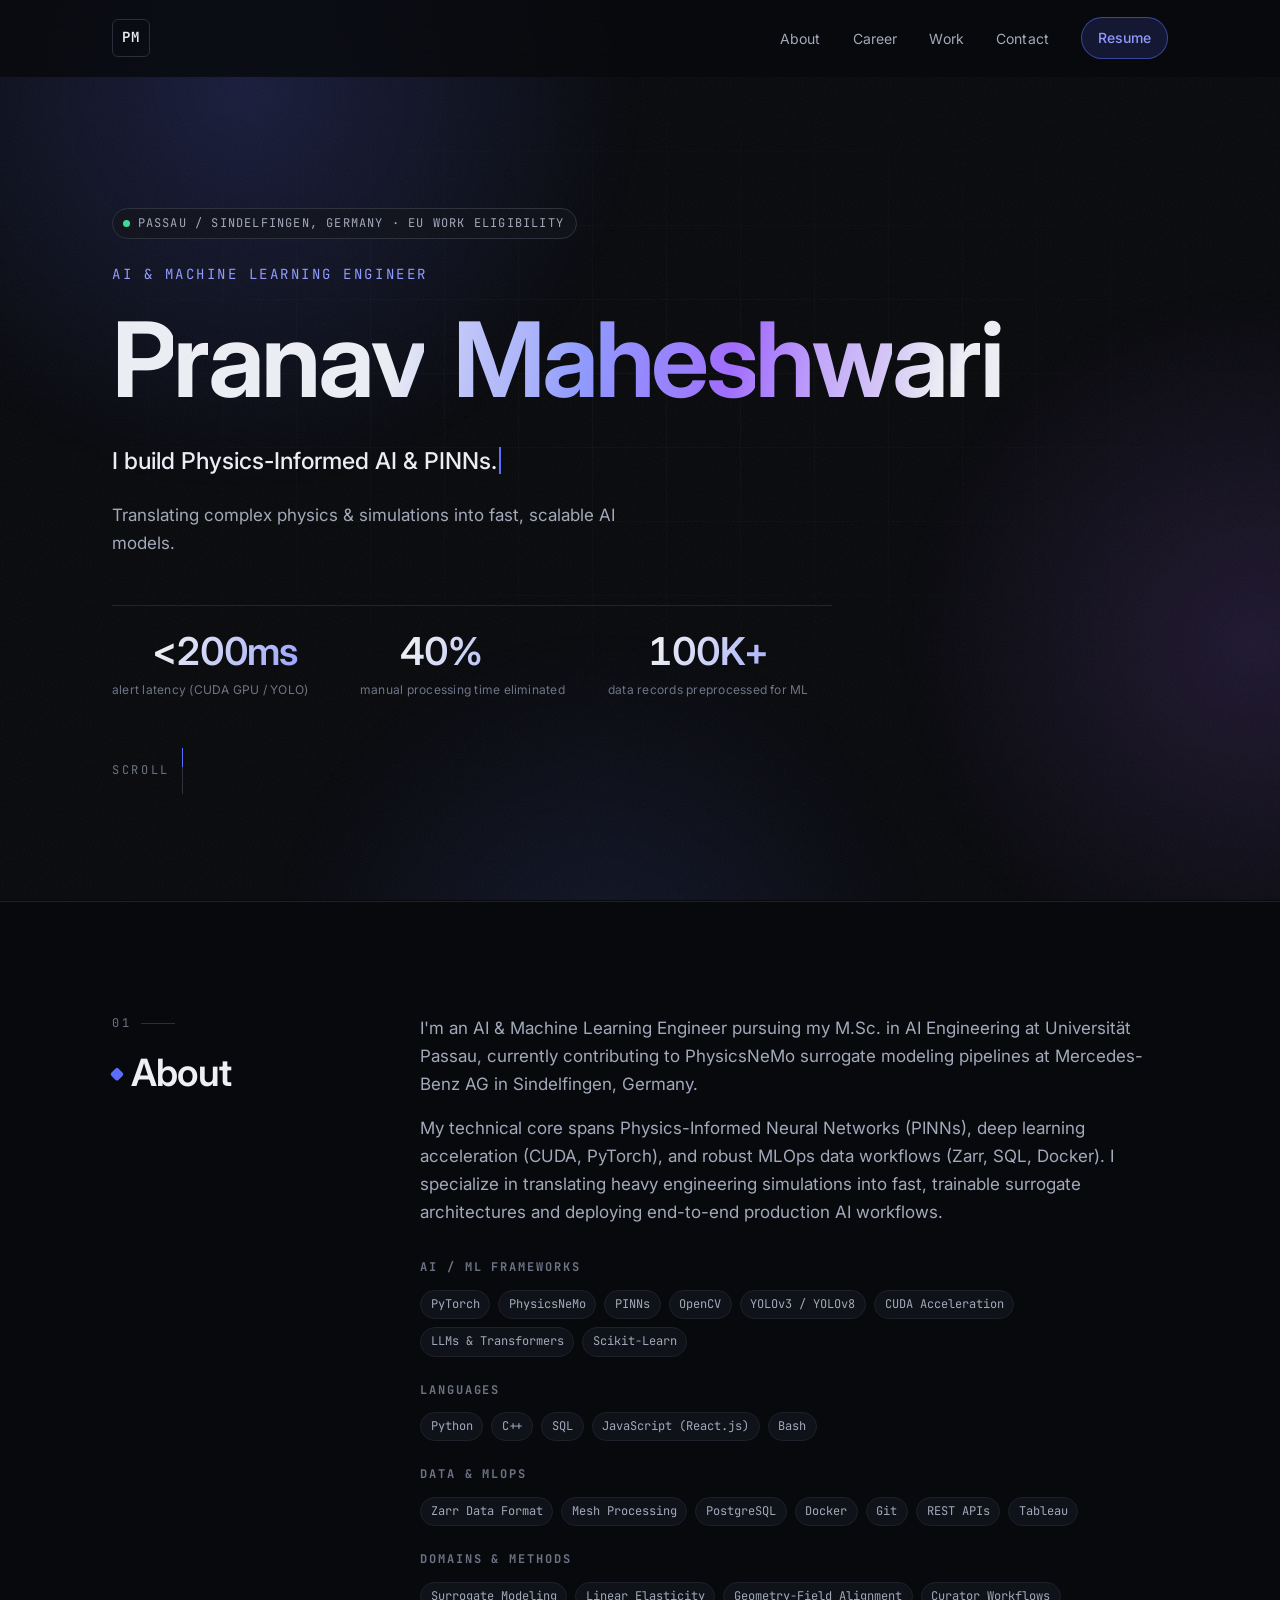
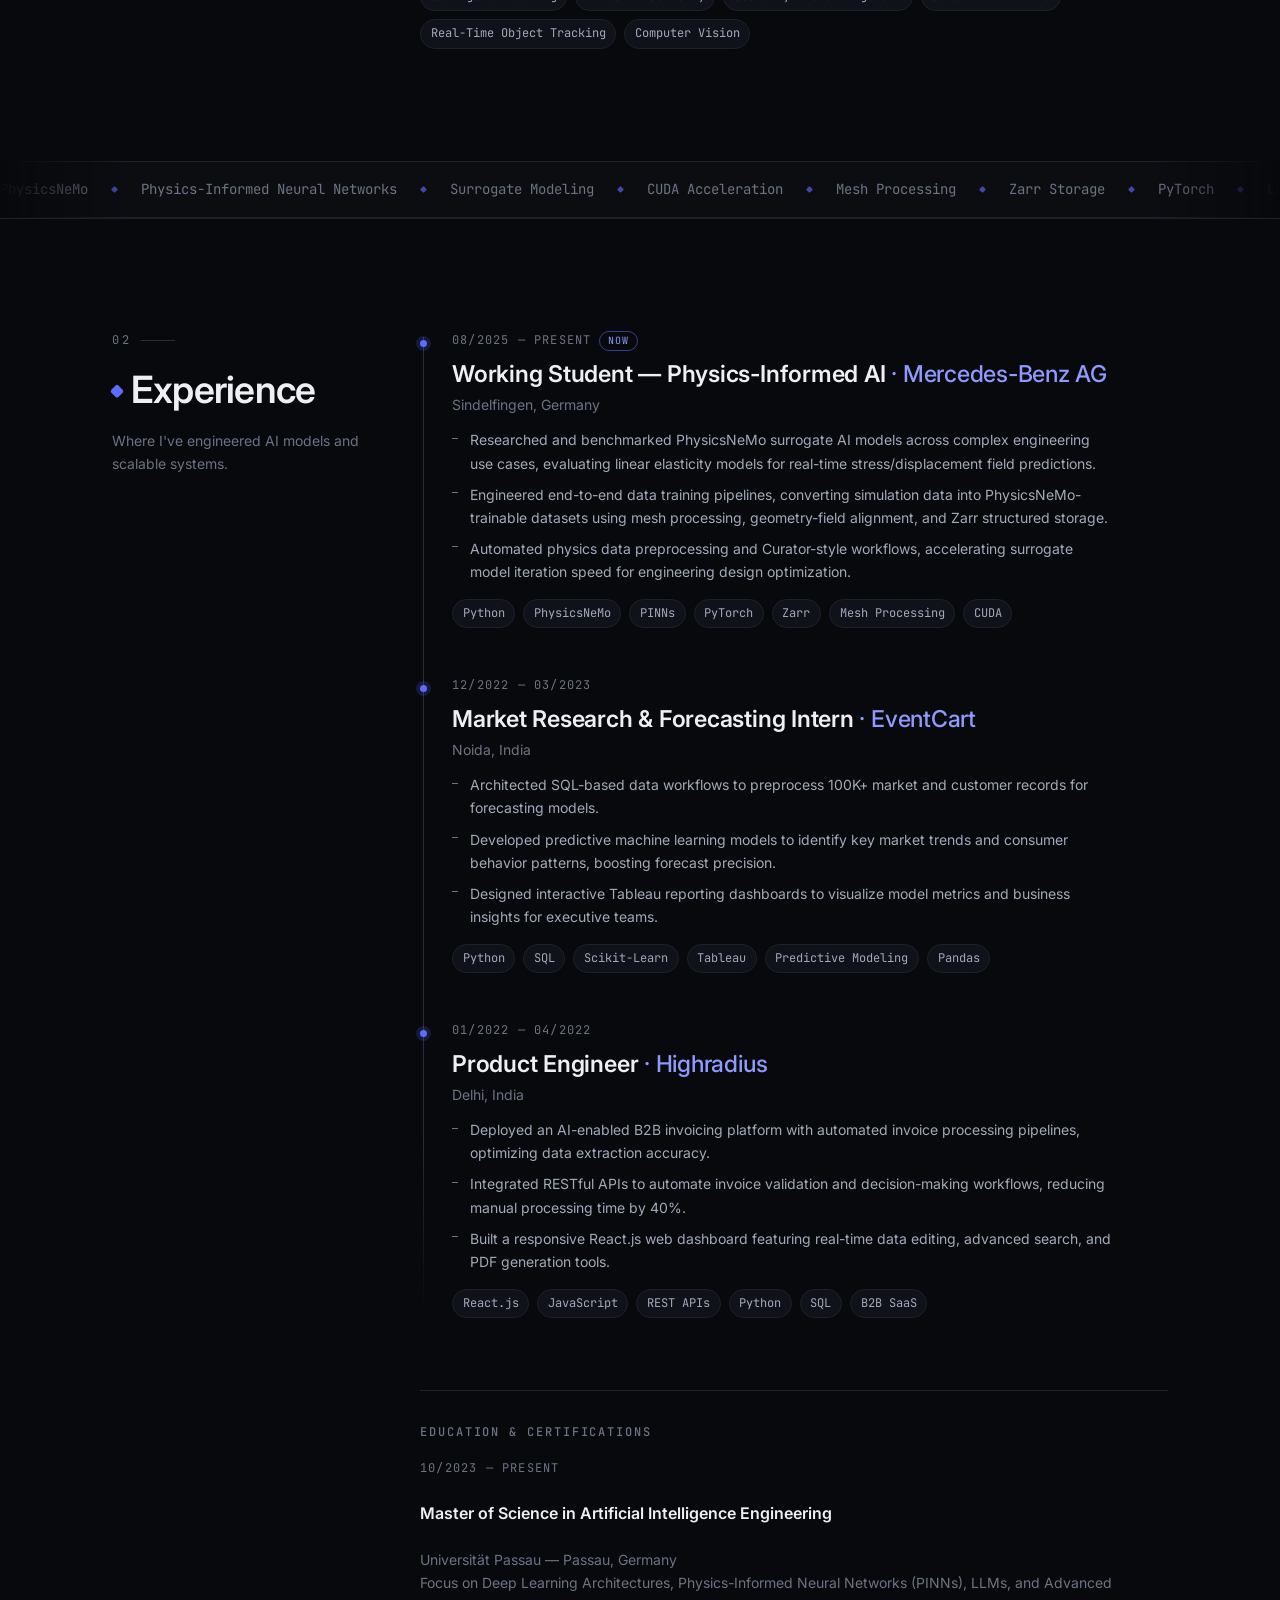
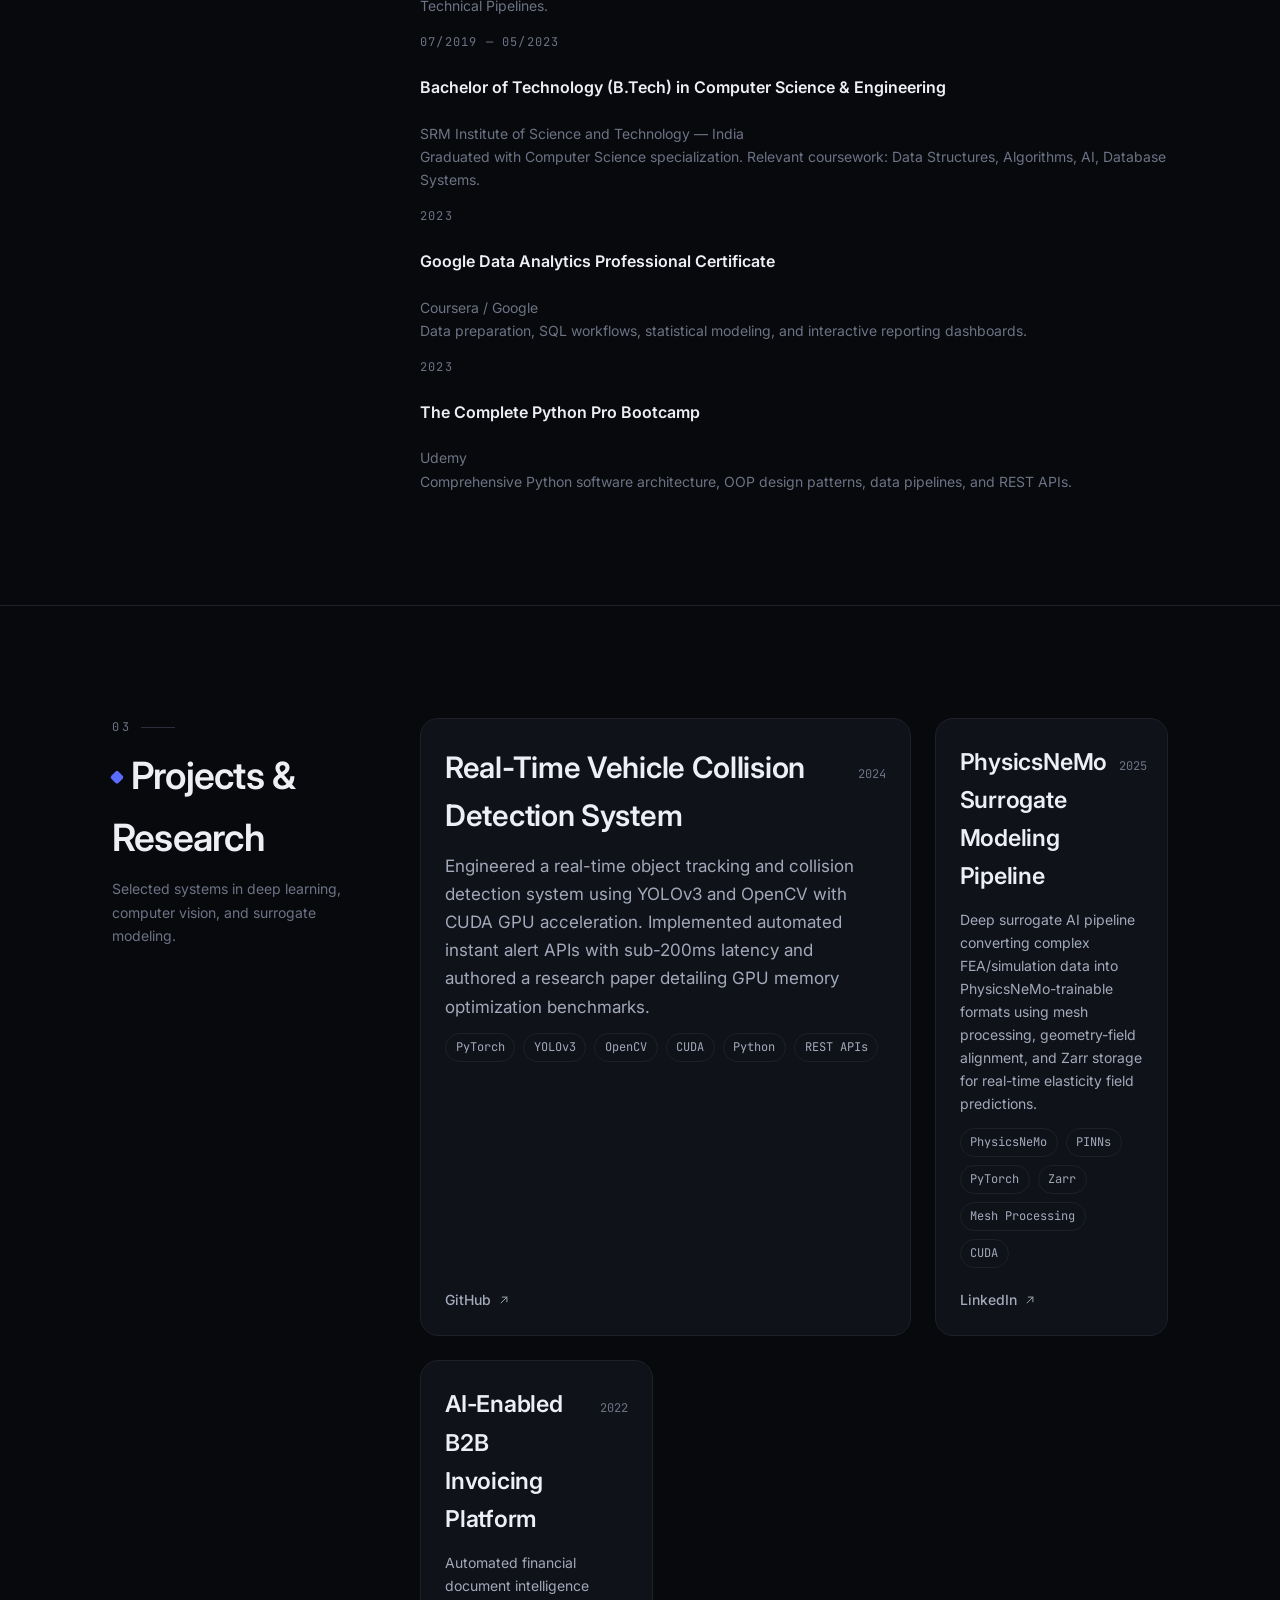
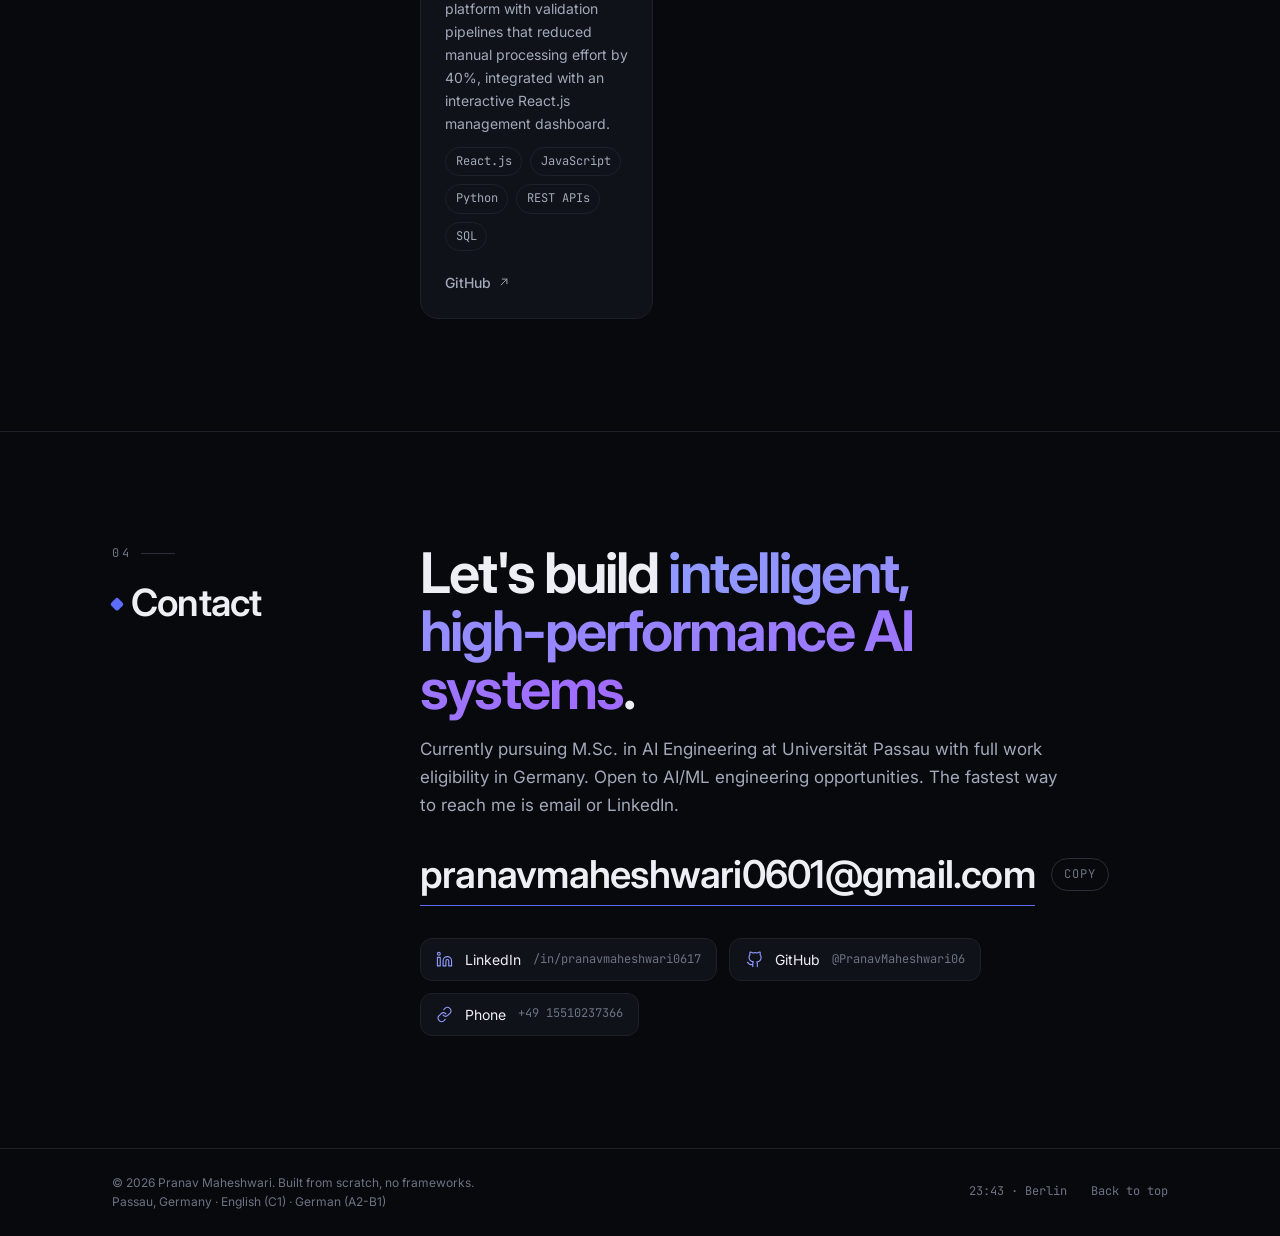
<file: index.html>
<!DOCTYPE html>

<html lang="en">

  <head>

    <meta charset="utf-8" />

    <meta name="viewport" content="width=device-width, initial-scale=1" />

    <meta name="color-scheme" content="dark" />

    <!-- Tab title and description are overwritten from content.js -->

    <title>Portfolio</title>

    <meta name="description" content="" data-meta-description />

    <!-- Link-preview cards (LinkedIn / X / Slack). Filled from content.js. -->

    <meta property="og:type" content="website" />

    <meta property="og:title" content="" data-og-title />

    <meta property="og:description" content="" data-og-description />

    <meta property="og:image" content="" data-og-image />

    <meta name="twitter:card" content="summary_large_image" />

    <link rel="icon" href="data:image/svg+xml,<svg xmlns='http://www.w3.org/2000/svg' viewBox='0 0 100 100'><text y='.9em' font-size='90'>◆</text></svg>" />

    <link rel="preconnect" href="https://fonts.googleapis.com" />

    <link rel="preconnect" href="https://fonts.gstatic.com" crossorigin />

    <link

      rel="stylesheet"

      href="https://fonts.googleapis.com/css2?family=Inter:wght@400;500;600;700&family=JetBrains+Mono:wght@400;500&display=swap"

    />

    <link rel="stylesheet" href="styles.css" />

    <script src="content.js" defer></script>

    <script src="main.js?v=98428d9" defer></script>

  </head>

  <body>

    <a class="skip-link" href="#main">Skip to content</a>

    <!-- Depth layers: drifting colour, film grain, pointer light. Decorative. -->

    <div class="ambient" aria-hidden="true">

      <span class="ambient__blob ambient__blob--a"></span>

      <span class="ambient__blob ambient__blob--b"></span>

      <span class="ambient__blob ambient__blob--c"></span>

    </div>

    <div class="grain" aria-hidden="true"></div>

    <div class="cursor-glow" data-cursor-glow aria-hidden="true"></div>

    <div class="cursor-ring" data-cursor-ring aria-hidden="true"></div>

    <!-- ================================ NAV ================================ -->

    <header class="nav" data-nav>

      <div class="container nav__inner">

        <a class="monogram" href="#home" data-monogram aria-label="Back to top"></a>

        <button

          class="nav__toggle"

          data-nav-toggle

          type="button"

          aria-expanded="false"

          aria-controls="nav-menu"

          aria-label="Open menu"

        >

          <span class="nav__toggle-bar"></span>

          <span class="nav__toggle-bar"></span>

        </button>

        <nav class="nav__menu" id="nav-menu" data-nav-menu aria-label="Primary">

          <ul class="nav__links" data-nav-links></ul>

          <div data-resume-slot></div>

        </nav>

      </div>

      <span class="nav__progress" data-progress aria-hidden="true"></span>

    </header>

    <main id="main">

      <!-- =============================== HERO =============================== -->

      <section class="hero" id="home" tabindex="-1">

        <div class="container hero__inner">

          <p class="chip" data-availability>

            <span class="chip__dot" aria-hidden="true"></span>

            <span class="chip__text"></span>

          </p>

          <p class="hero__eyebrow" data-hero-role></p>

          <h1 class="hero__name" data-hero-name></h1>

          <p class="hero__rotator" data-rotator>

            <span class="hero__rotator-text" data-rotator-text aria-hidden="true"></span>

            <span class="hero__caret" aria-hidden="true"></span>

          </p>

          <p class="hero__punchline" data-hero-punchline></p>

          <dl class="metrics" data-metrics></dl>

          <a class="scroll-cue" href="#about" data-scroll-cue>

            <span class="scroll-cue__label"></span>

            <span class="scroll-cue__line" aria-hidden="true"></span>

          </a>

        </div>

      </section>

      <!-- ============================== ABOUT =============================== -->

      <section class="section" id="about" aria-labelledby="about-heading">

        <div class="container section__grid">

          <div class="section__head" data-reveal>

            <p class="section__index" aria-hidden="true"></p>

            <h2 class="section__title" id="about-heading" data-about-heading></h2>

          </div>

          <div class="section__body">

            <div class="about__bio" data-about-bio data-reveal></div>

            <div class="about__skills" data-about-skills></div>

          </div>

        </div>

      </section>

      <!-- Slow keyword band. Removed automatically if about.marquee is empty. -->

      <div class="marquee" data-marquee aria-hidden="true">

        <div class="marquee__track" data-marquee-track></div>

      </div>

      <!-- ============================== CAREER ============================== -->

      <section class="section" id="career" aria-labelledby="career-heading" data-career-section>

        <div class="container section__grid">

          <div class="section__head" data-reveal>

            <p class="section__index" aria-hidden="true"></p>

            <h2 class="section__title" id="career-heading" data-career-heading></h2>

            <p class="section__sub" data-career-sub></p>

          </div>

          <div class="section__body">

            <div class="timeline-wrap">

              <span class="timeline__progress" data-timeline-progress aria-hidden="true"></span>

              <ol class="timeline" data-timeline></ol>

            </div>

            <div class="education" data-education></div>

          </div>

        </div>

      </section>

      <!-- =============================== WORK =============================== -->

      <section class="section" id="work" aria-labelledby="work-heading" data-work-section>

        <div class="container section__grid">

          <div class="section__head" data-reveal>

            <p class="section__index" aria-hidden="true"></p>

            <h2 class="section__title" id="work-heading" data-work-heading></h2>

            <p class="section__sub" data-work-sub></p>

          </div>

          <div class="section__body">

            <div class="work__grid" data-work-grid></div>

          </div>

        </div>

      </section>

      <!-- ============================= CONTACT ============================== -->

      <section class="section section--contact" id="contact" aria-labelledby="contact-heading">

        <div class="container section__grid">

          <div class="section__head" data-reveal>

            <p class="section__index" aria-hidden="true"></p>

            <h2 class="section__title" id="contact-heading" data-contact-heading></h2>

          </div>

          <div class="section__body">

            <p class="contact__cta" data-contact-cta data-reveal></p>

            <p class="contact__blurb" data-contact-blurb data-reveal></p>

            <div class="contact__mail" data-reveal>

              <a class="contact__email" data-contact-email></a>

              <button class="copy-btn" type="button" data-copy-email>

                <span class="copy-btn__label">Copy</span>

              </button>

            </div>

            <ul class="contact__links" data-contact-links></ul>

          </div>

        </div>

      </section>

    </main>

    <!-- ============================== FOOTER =============================== -->

    <footer class="footer">

      <div class="container footer__inner">

        <div>

          <p class="footer__copy" data-footer-copy></p>

          <p class="footer__note" data-footer-note></p>

        </div>

        <div class="footer__meta">

          <p class="clock" data-clock></p>

          <a class="to-top" href="#home">Back to top</a>

        </div>

      </div>

    </footer>

  </body>

</html>
</file>
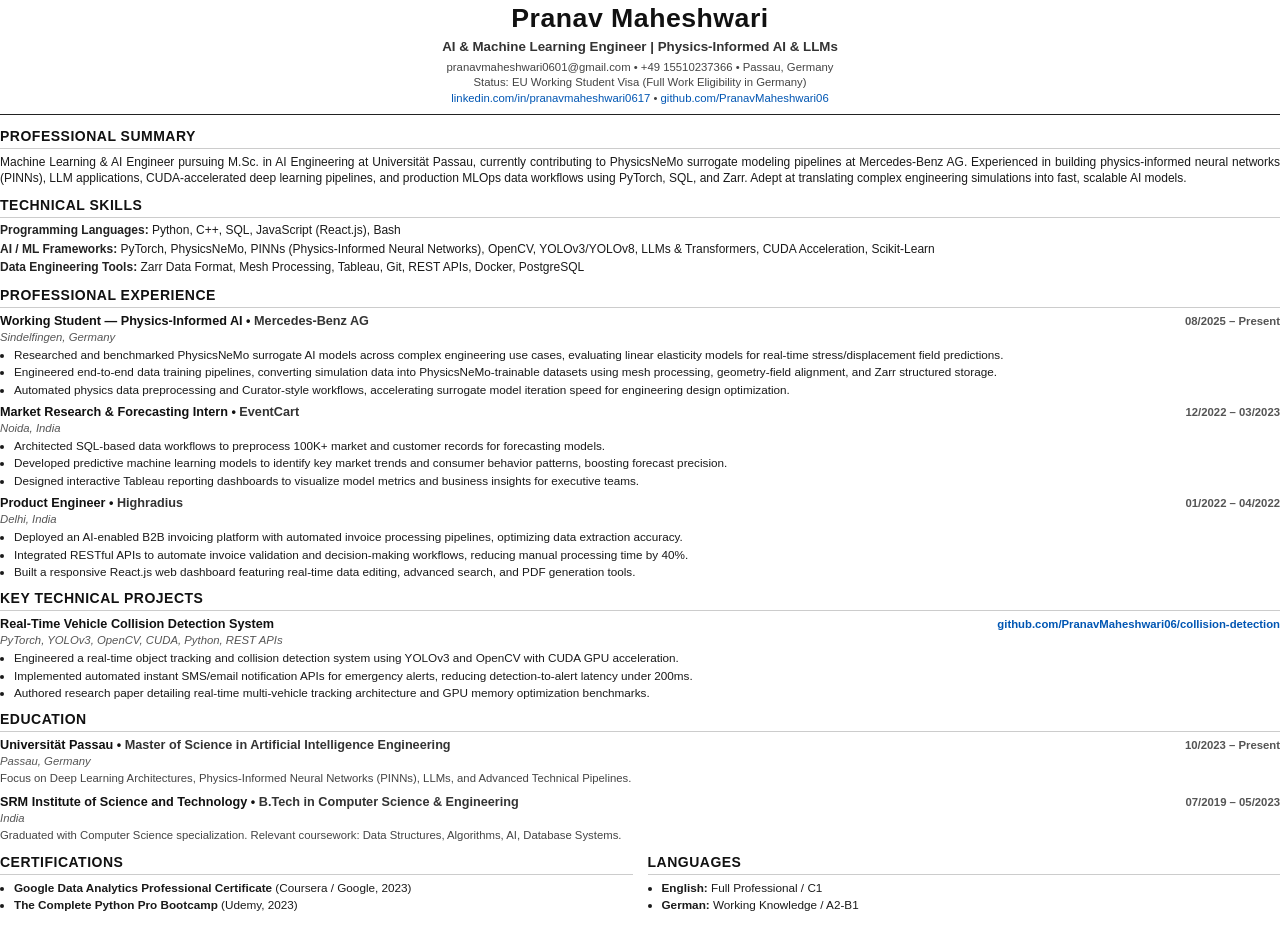
<file: resume.html>
<!DOCTYPE html>
<html lang="en">

<head>
  <meta charset="utf-8">
  <style>
    @page {
      size: A4 portrait;
      margin: 12mm 15mm 12mm 15mm;
    }

    * {
      box-sizing: border-box;
      margin: 0;
      padding: 0;
    }

    body {
      font-family: 'Segoe UI', Arial, Helvetica, sans-serif;
      font-size: 9.5pt;
      line-height: 1.35;
      color: #1a1a1a;
      background: #fff;
    }

    .header {
      text-align: center;
      margin-bottom: 12px;
      border-bottom: 1.5px solid #222;
      padding-bottom: 8px;
    }

    .name {
      font-size: 20pt;
      font-weight: 700;
      letter-spacing: 0.5px;
      color: #111;
    }

    .headline {
      font-size: 10pt;
      font-weight: 600;
      color: #333;
      margin-top: 2px;
    }

    .contact-info {
      font-size: 8.5pt;
      color: #444;
      margin-top: 4px;
    }

    .contact-info a {
      color: #0056b3;
      text-decoration: none;
    }

    .section {
      margin-bottom: 10px;
    }

    .section-title {
      font-size: 10.5pt;
      font-weight: 700;
      text-transform: uppercase;
      color: #111;
      border-bottom: 1px solid #ccc;
      padding-bottom: 2px;
      margin-bottom: 5px;
      letter-spacing: 0.5px;
    }

    .summary {
      font-size: 9pt;
      text-align: justify;
      line-height: 1.35;
    }

    .skills-row {
      font-size: 9pt;
      margin-bottom: 3px;
      line-height: 1.3;
    }

    .skills-label {
      font-weight: 700;
      color: #222;
    }

    .item {
      margin-bottom: 7px;
    }

    .item-header {
      display: flex;
      justify-content: space-between;
      align-items: baseline;
    }

    .item-title {
      font-weight: 700;
      font-size: 9.5pt;
      color: #111;
    }

    .item-title span {
      font-weight: 600;
      color: #333;
    }

    .item-date {
      font-size: 8.5pt;
      font-weight: 600;
      color: #555;
      text-align: right;
    }

    .item-sub {
      display: flex;
      justify-content: space-between;
      font-size: 8.5pt;
      font-style: italic;
      color: #555;
      margin-bottom: 2px;
    }

    ul.points {
      margin-left: 14px;
      margin-top: 2px;
    }

    ul.points li {
      font-size: 8.8pt;
      margin-bottom: 2px;
      line-height: 1.3;
    }

    .grid-2 {
      display: flex;
      justify-content: space-between;
      gap: 15px;
    }

    .grid-2>div {
      flex: 1;
    }
  </style>
</head>

<body>

  <div class="header">
    <div class="name">Pranav Maheshwari</div>
    <div class="headline">AI &amp; Machine Learning Engineer | Physics-Informed AI &amp; LLMs</div>
    <div class="contact-info">
      pranavmaheshwari0601@gmail.com &bull; +49 15510237366 &bull; Passau, Germany<br>
      Status: EU Working Student Visa (Full Work Eligibility in Germany)<br>
      <a href="https://www.linkedin.com/in/pranavmaheshwari0617/">linkedin.com/in/pranavmaheshwari0617</a> &bull;
      <a href="https://github.com/PranavMaheshwari06">github.com/PranavMaheshwari06</a>
    </div>
  </div>

  <div class="section">
    <div class="section-title">Professional Summary</div>
    <div class="summary">
      Machine Learning &amp; AI Engineer pursuing M.Sc. in AI Engineering at Universit&auml;t Passau, currently
      contributing to PhysicsNeMo surrogate modeling pipelines at Mercedes-Benz AG. Experienced in building
      physics-informed neural networks (PINNs), LLM applications, CUDA-accelerated deep learning pipelines, and
      production MLOps data workflows using PyTorch, SQL, and Zarr. Adept at translating complex engineering simulations
      into fast, scalable AI models.
    </div>
  </div>

  <div class="section">
    <div class="section-title">Technical Skills</div>
    <div class="skills-row"><span class="skills-label">Programming Languages:</span> Python, C++, SQL, JavaScript
      (React.js), Bash</div>
    <div class="skills-row"><span class="skills-label">AI / ML Frameworks:</span> PyTorch, PhysicsNeMo, PINNs
      (Physics-Informed Neural Networks), OpenCV, YOLOv3/YOLOv8, LLMs &amp; Transformers, CUDA Acceleration,
      Scikit-Learn</div>
    <div class="skills-row"><span class="skills-label">Data Engineering Tools:</span> Zarr Data Format, Mesh Processing,
      Tableau, Git, REST APIs, Docker, PostgreSQL</div>
  </div>

  <div class="section">
    <div class="section-title">Professional Experience</div>

    <div class="item">
      <div class="item-header">
        <div class="item-title">Working Student &mdash; Physics-Informed AI &bull; <span>Mercedes-Benz AG</span></div>
        <div class="item-date">08/2025 &ndash; Present</div>
      </div>
      <div class="item-sub">
        <div>Sindelfingen, Germany</div>
      </div>
      <ul class="points">
        <li>Researched and benchmarked PhysicsNeMo surrogate AI models across complex engineering use cases, evaluating
          linear elasticity models for real-time stress/displacement field predictions.</li>
        <li>Engineered end-to-end data training pipelines, converting simulation data into PhysicsNeMo-trainable
          datasets using mesh processing, geometry-field alignment, and Zarr structured storage.</li>
        <li>Automated physics data preprocessing and Curator-style workflows, accelerating surrogate model iteration
          speed for engineering design optimization.</li>
      </ul>
    </div>

    <div class="item">
      <div class="item-header">
        <div class="item-title">Market Research &amp; Forecasting Intern &bull; <span>EventCart</span></div>
        <div class="item-date">12/2022 &ndash; 03/2023</div>
      </div>
      <div class="item-sub">
        <div>Noida, India</div>
      </div>
      <ul class="points">
        <li>Architected SQL-based data workflows to preprocess 100K+ market and customer records for forecasting models.
        </li>
        <li>Developed predictive machine learning models to identify key market trends and consumer behavior patterns,
          boosting forecast precision.</li>
        <li>Designed interactive Tableau reporting dashboards to visualize model metrics and business insights for
          executive teams.</li>
      </ul>
    </div>

    <div class="item">
      <div class="item-header">
        <div class="item-title">Product Engineer &bull; <span>Highradius</span></div>
        <div class="item-date">01/2022 &ndash; 04/2022</div>
      </div>
      <div class="item-sub">
        <div>Delhi, India</div>
      </div>
      <ul class="points">
        <li>Deployed an AI-enabled B2B invoicing platform with automated invoice processing pipelines, optimizing data
          extraction accuracy.</li>
        <li>Integrated RESTful APIs to automate invoice validation and decision-making workflows, reducing manual
          processing time by 40%.</li>
        <li>Built a responsive React.js web dashboard featuring real-time data editing, advanced search, and PDF
          generation tools.</li>
      </ul>
    </div>
  </div>

  <div class="section">
    <div class="section-title">Key Technical Projects</div>
    <div class="item">
      <div class="item-header">
        <div class="item-title">Real-Time Vehicle Collision Detection System</div>
        <div class="item-date"><a href="https://github.com/PranavMaheshwari06/collision-detection"
            style="color:#0056b3; text-decoration:none; font-size:8.5pt;">github.com/PranavMaheshwari06/collision-detection</a>
        </div>
      </div>
      <div class="item-sub">
        <div>PyTorch, YOLOv3, OpenCV, CUDA, Python, REST APIs</div>
      </div>
      <ul class="points">
        <li>Engineered a real-time object tracking and collision detection system using YOLOv3 and OpenCV with CUDA GPU
          acceleration.</li>
        <li>Implemented automated instant SMS/email notification APIs for emergency alerts, reducing detection-to-alert
          latency under 200ms.</li>
        <li>Authored research paper detailing real-time multi-vehicle tracking architecture and GPU memory optimization
          benchmarks.</li>
      </ul>
    </div>
  </div>

  <div class="section">
    <div class="section-title">Education</div>
    <div class="item">
      <div class="item-header">
        <div class="item-title">Universit&auml;t Passau &bull; <span>Master of Science in Artificial Intelligence
            Engineering</span></div>
        <div class="item-date">10/2023 &ndash; Present</div>
      </div>
      <div class="item-sub">
        <div>Passau, Germany</div>
      </div>
      <div style="font-size: 8.5pt; color: #444; margin-top: 1px;">Focus on Deep Learning Architectures,
        Physics-Informed Neural Networks (PINNs), LLMs, and Advanced Technical Pipelines.</div>
    </div>

    <div class="item">
      <div class="item-header">
        <div class="item-title">SRM Institute of Science and Technology &bull; <span>B.Tech in Computer Science &amp;
            Engineering</span></div>
        <div class="item-date">07/2019 &ndash; 05/2023</div>
      </div>
      <div class="item-sub">
        <div>India</div>
      </div>
      <div style="font-size: 8.5pt; color: #444; margin-top: 1px;">Graduated with Computer Science specialization.
        Relevant coursework: Data Structures, Algorithms, AI, Database Systems.</div>
    </div>
  </div>

  <div class="section grid-2">
    <div>
      <div class="section-title">Certifications</div>
      <ul class="points">
        <li><strong>Google Data Analytics Professional Certificate</strong> (Coursera / Google, 2023)</li>
        <li><strong>The Complete Python Pro Bootcamp</strong> (Udemy, 2023)</li>
      </ul>
    </div>
    <div>
      <div class="section-title">Languages</div>
      <ul class="points">
        <li><strong>English:</strong> Full Professional / C1</li>
        <li><strong>German:</strong> Working Knowledge / A2-B1</li>
      </ul>
    </div>
  </div>

</body>

</html>
</file>
<file: styles.css>
/* =============================================================================
   styles.css — layout & theme. You shouldn't need to edit this file to change
   your content; every string lives in content.js.
   To re-theme, change the variables in :root below (or `meta.accent`
   in content.js, which overrides --accent at runtime).
   ========================================================================== */

/* ----------------------------- 1. VARIABLES ------------------------------ */
:root {
  /* Colour */
  --bg: #08090c;
  --bg-soft: #0f1116;
  --surface: #101219;
  --surface-hover: #15181f;
  --border: #1e212a;
  --border-strong: #2b2f3b;
  --text: #edeff5;
  --text-dim: #a2a9ba;
  --text-faint: #6c7385;
  --accent: #5b6cff;
  --accent2: #a06bff;
  --accent-bright: #8f9aff;
  --accent-glow: color-mix(in srgb, var(--accent) 18%, transparent);
  --ok: #3ddc97;
  --grid-line: rgba(255, 255, 255, 0.032);

  /* Type */
  --font-sans: "Inter", -apple-system, BlinkMacSystemFont, "Segoe UI", Roboto,
    "Helvetica Neue", Arial, sans-serif;
  --font-mono: "JetBrains Mono", ui-monospace, SFMono-Regular, "SF Mono", Menlo,
    Consolas, "Liberation Mono", monospace;

  --fs-xs: 0.75rem;
  --fs-sm: 0.875rem;
  --fs-base: 1rem;
  --fs-md: 1.0625rem;
  --fs-lg: clamp(1.15rem, 1rem + 0.6vw, 1.45rem);
  --fs-h2: clamp(1.6rem, 1.2rem + 1.6vw, 2.35rem);
  --fs-hero: clamp(2.6rem, 1.2rem + 8.2vw, 6.5rem);

  /* Spacing */
  --space-1: 0.25rem;
  --space-2: 0.5rem;
  --space-3: 0.75rem;
  --space-4: 1rem;
  --space-5: 1.5rem;
  --space-6: 2rem;
  --space-7: 3rem;
  --space-8: 4.5rem;
  --space-9: 7rem;

  /* Shape & motion */
  --radius-sm: 6px;
  --radius: 12px;
  --radius-lg: 18px;
  --nav-h: 64px;
  --container: 1120px;
  --ease: cubic-bezier(0.22, 0.68, 0.36, 1);
  --dur: 0.45s;
  --shadow: 0 18px 45px -22px rgba(0, 0, 0, 0.9);
}

/* ------------------------------- 2. RESET -------------------------------- */
*,
*::before,
*::after {
  box-sizing: border-box;
}

html {
  scroll-behavior: smooth;
  scroll-padding-top: calc(var(--nav-h) + var(--space-4));
  -webkit-text-size-adjust: 100%;
}

body {
  margin: 0;
  background: var(--bg);
  color: var(--text);
  font-family: var(--font-sans);
  font-size: var(--fs-base);
  line-height: 1.65;
  -webkit-font-smoothing: antialiased;
  overflow-x: hidden;
}

h1,
h2,
h3,
p,
ul,
ol,
figure {
  margin: 0;
}

ul,
ol {
  padding: 0;
  list-style: none;
}

a {
  color: var(--accent-bright);
  text-decoration: none;
}

a:hover {
  color: var(--text);
}

button {
  font: inherit;
  color: inherit;
  background: none;
  border: 0;
  cursor: pointer;
}

img,
svg {
  display: block;
  max-width: 100%;
}

:focus-visible {
  outline: 2px solid var(--accent-bright);
  outline-offset: 3px;
  border-radius: 4px;
}

::selection {
  background: var(--accent);
  color: #fff;
}

.container {
  width: 100%;
  max-width: var(--container);
  margin-inline: auto;
  padding-inline: var(--space-5);
}

.skip-link {
  position: absolute;
  left: var(--space-4);
  top: -100px;
  z-index: 200;
  padding: var(--space-2) var(--space-4);
  background: var(--accent);
  color: #fff;
  border-radius: var(--radius-sm);
  transition: top 0.2s var(--ease);
}

.skip-link:focus-visible {
  top: var(--space-4);
  color: #fff;
}

/* --------------------------- 3. CURSOR GLOW ------------------------------ */
.cursor-glow {
  position: fixed;
  top: 0;
  left: 0;
  z-index: 0;
  width: 520px;
  height: 520px;
  margin: -260px 0 0 -260px;
  pointer-events: none;
  border-radius: 50%;
  background: radial-gradient(circle, var(--accent-glow) 0%, transparent 68%);
  opacity: 0;
  transition: opacity 0.6s var(--ease);
  will-change: transform;
}

.cursor-glow.is-on {
  opacity: 1;
}

/* -------------------------------- 4. NAV --------------------------------- */
.nav {
  position: sticky;
  top: 0;
  z-index: 100;
  background: color-mix(in srgb, var(--bg) 78%, transparent);
  backdrop-filter: blur(14px);
  -webkit-backdrop-filter: blur(14px);
  border-bottom: 1px solid transparent;
  transition: border-color 0.3s var(--ease), background 0.3s var(--ease);
}

.nav.is-stuck {
  border-bottom-color: var(--border);
  background: color-mix(in srgb, var(--bg) 92%, transparent);
}

.nav__inner {
  display: flex;
  align-items: center;
  justify-content: space-between;
  gap: var(--space-4);
  min-height: var(--nav-h);
}

.monogram {
  display: inline-flex;
  align-items: center;
  justify-content: center;
  min-width: 38px;
  height: 38px;
  padding-inline: var(--space-2);
  border: 1px solid var(--border-strong);
  border-radius: var(--radius-sm);
  color: var(--text);
  font-family: var(--font-mono);
  font-size: var(--fs-sm);
  font-weight: 600;
  letter-spacing: 0.06em;
  transition: color 0.25s var(--ease), border-color 0.25s var(--ease),
    box-shadow 0.25s var(--ease);
}

.monogram:hover {
  color: var(--accent-bright);
  border-color: var(--accent);
  box-shadow: 0 0 0 3px var(--accent-glow);
}

.nav__toggle {
  display: inline-flex;
  flex-direction: column;
  justify-content: center;
  gap: 5px;
  width: 40px;
  height: 40px;
  padding: 0 8px;
  border: 1px solid var(--border);
  border-radius: var(--radius-sm);
}

.nav__toggle-bar {
  display: block;
  height: 1.5px;
  background: var(--text);
  transition: transform 0.3s var(--ease), opacity 0.3s var(--ease);
}

.nav__toggle[aria-expanded="true"] .nav__toggle-bar:first-child {
  transform: translateY(3.25px) rotate(45deg);
}

.nav__toggle[aria-expanded="true"] .nav__toggle-bar:last-child {
  transform: translateY(-3.25px) rotate(-45deg);
}

.nav__menu {
  position: absolute;
  left: 0;
  right: 0;
  top: 100%;
  display: none;
  flex-direction: column;
  gap: var(--space-4);
  padding: var(--space-5);
  background: var(--bg-soft);
  border-block: 1px solid var(--border);
}

.nav__menu.is-open {
  display: flex;
}

.nav__links {
  display: flex;
  flex-direction: column;
  gap: var(--space-3);
}

.nav__link {
  position: relative;
  display: inline-block;
  color: var(--text-dim);
  font-size: var(--fs-sm);
  letter-spacing: 0.01em;
  transition: color 0.25s var(--ease);
}

.nav__link::after {
  content: "";
  position: absolute;
  left: 0;
  bottom: -3px;
  width: 100%;
  height: 1px;
  background: var(--accent);
  transform: scaleX(0);
  transform-origin: left;
  transition: transform 0.3s var(--ease);
}

.nav__link:hover,
.nav__link.is-active {
  color: var(--text);
}

.nav__link:hover::after,
.nav__link.is-active::after {
  transform: scaleX(1);
}

/* Buttons */
.btn {
  display: inline-flex;
  align-items: center;
  gap: var(--space-2);
  padding: 0.5rem 1rem;
  border: 1px solid var(--border-strong);
  border-radius: 999px;
  color: var(--text);
  font-size: var(--fs-sm);
  font-weight: 500;
  white-space: nowrap;
  transition: transform 0.25s var(--ease), box-shadow 0.25s var(--ease),
    background 0.25s var(--ease), border-color 0.25s var(--ease), color 0.25s var(--ease);
}

.btn--accent {
  border-color: color-mix(in srgb, var(--accent) 55%, transparent);
  background: color-mix(in srgb, var(--accent) 16%, transparent);
  color: var(--accent-bright);
}

.btn--accent:hover {
  background: var(--accent);
  border-color: var(--accent);
  color: #fff;
  transform: translateY(-1px);
  box-shadow: 0 10px 24px -12px var(--accent);
}

/* -------------------------------- 5. HERO -------------------------------- */
.hero {
  position: relative;
  z-index: 1;
  display: flex;
  align-items: center;
  min-height: calc(100svh - var(--nav-h));
  padding-block: var(--space-8) var(--space-7);
}

.hero:focus {
  outline: none;
}

.hero__inner {
  display: flex;
  flex-direction: column;
  gap: var(--space-4);
}

.hero__eyebrow {
  color: var(--accent-bright);
  font-family: var(--font-mono);
  font-size: var(--fs-sm);
  letter-spacing: 0.18em;
  text-transform: uppercase;
  opacity: 0;
  animation: fade-up 0.8s var(--ease) 0.1s forwards;
}

.hero__name {
  margin-block: var(--space-1) var(--space-2);
  font-size: var(--fs-hero);
  font-weight: 650;
  line-height: 1.02;
  letter-spacing: -0.035em;
  animation: track-in 1.1s var(--ease) forwards;
}

.hero__name .char {
  display: inline-block;
  opacity: 0;
  transform: translateY(0.35em);
  background-image: linear-gradient(
    100deg,
    var(--text) 0%,
    var(--text) 32%,
    var(--accent-bright) 52%,
    var(--accent2) 68%,
    var(--text) 88%
  );
  background-size: calc(var(--char-total, 1) * 100%) 100%;
  background-position-x: calc(var(--char-i, 0) * -100%);
  -webkit-background-clip: text;
  background-clip: text;
  color: transparent;
  animation: char-in 0.6s var(--ease) forwards;
}

.hero__name .char--space {
  width: 0.28em;
}

.hero__rotator {
  display: flex;
  align-items: center;
  gap: 2px;
  min-height: 2.1em;
  color: var(--text);
  font-size: var(--fs-lg);
  font-weight: 500;
  opacity: 0;
  animation: fade-up 0.8s var(--ease) 0.75s forwards;
}

.hero__caret {
  display: inline-block;
  width: 2px;
  height: 1.15em;
  background: var(--accent);
  animation: blink 1s steps(2, start) infinite;
}

.hero__punchline {
  max-width: 46ch;
  color: var(--text-dim);
  font-size: var(--fs-md);
  opacity: 0;
  animation: fade-up 0.8s var(--ease) 0.9s forwards;
}

.scroll-cue {
  display: inline-flex;
  align-items: center;
  gap: var(--space-3);
  margin-top: var(--space-6);
  color: var(--text-faint);
  font-family: var(--font-mono);
  font-size: var(--fs-xs);
  letter-spacing: 0.22em;
  text-transform: uppercase;
  opacity: 0;
  animation: fade-up 0.8s var(--ease) 1.15s forwards;
}

.scroll-cue:hover {
  color: var(--accent-bright);
}

.scroll-cue__line {
  position: relative;
  width: 1px;
  height: 46px;
  overflow: hidden;
  background: var(--border-strong);
}

.scroll-cue__line::after {
  content: "";
  position: absolute;
  inset-inline: 0;
  height: 40%;
  background: var(--accent);
  animation: scroll-drop 1.9s var(--ease) infinite;
}

/* ------------------------------ 6. SECTIONS ------------------------------ */
main {
  counter-reset: section;
}

.section {
  position: relative;
  z-index: 1;
  padding-block: var(--space-8);
  border-top: 1px solid var(--border);
  counter-increment: section;
}

.section__index::before {
  content: "0" counter(section);
}

.section--contact {
  padding-bottom: var(--space-9);
}

.section__grid {
  display: grid;
  gap: var(--space-6);
}

.section__title {
  font-size: var(--fs-h2);
  font-weight: 600;
  letter-spacing: -0.02em;
}
.section__title::before {
  content: "";
  display: inline-block;
  width: 10px;
  height: 10px;
  margin-right: 0.55rem;
  border-radius: 2px;
  background: var(--accent);
  transform: translateY(-0.18em) rotate(45deg);
}

.section__sub {
  margin-top: var(--space-2);
  color: var(--text-faint);
  font-size: var(--fs-sm);
}

/* Tag pills */
.tags {
  display: flex;
  flex-wrap: wrap;
  gap: var(--space-2);
}

.tag {
  padding: 0.25rem 0.6rem;
  border: 1px solid var(--border);
  border-radius: 999px;
  background: var(--surface);
  color: var(--text-dim);
  font-family: var(--font-mono);
  font-size: var(--fs-xs);
  line-height: 1.6;
  transition: color 0.25s var(--ease), border-color 0.25s var(--ease),
    transform 0.25s var(--ease);
}

.tag:hover {
  color: var(--accent-bright);
  border-color: color-mix(in srgb, var(--accent) 50%, transparent);
  transform: translateY(-2px);
}

/* ------------------------------- 7. ABOUT -------------------------------- */
.about__bio p {
  max-width: 68ch;
  color: var(--text-dim);
  font-size: var(--fs-md);
}

.about__bio p + p {
  margin-top: var(--space-4);
}

.about__skills {
  display: grid;
  gap: var(--space-5);
  margin-top: var(--space-6);
}

.skillgroup__label {
  margin-bottom: var(--space-3);
  color: var(--text-faint);
  font-family: var(--font-mono);
  font-size: var(--fs-xs);
  letter-spacing: 0.16em;
  text-transform: uppercase;
}

/* ------------------------------ 8. TIMELINE ------------------------------ */
.timeline {
  position: relative;
  display: grid;
  gap: var(--space-7);
  padding-left: var(--space-5);
}

.timeline::before {
  content: "";
  position: absolute;
  top: 6px;
  bottom: 6px;
  left: 3px;
  width: 1px;
  background: linear-gradient(
    to bottom,
    var(--border-strong),
    var(--border-strong) 82%,
    transparent
  );
}

.tl-item {
  position: relative;
}

.tl-item::before {
  content: "";
  position: absolute;
  top: 0.55rem;
  left: calc(-1 * var(--space-5));
  width: 7px;
  height: 7px;
  border-radius: 50%;
  background: var(--accent);
  box-shadow: 0 0 0 4px color-mix(in srgb, var(--accent) 18%, transparent);
}

.tl-item__period {
  color: var(--text-faint);
  font-family: var(--font-mono);
  font-size: var(--fs-xs);
  letter-spacing: 0.1em;
  text-transform: uppercase;
}

.tl-item__role {
  margin-top: var(--space-1);
  font-size: var(--fs-lg);
  font-weight: 600;
  letter-spacing: -0.01em;
}

.tl-item__company {
  color: var(--accent-bright);
  font-weight: 500;
}

.tl-item__meta {
  color: var(--text-faint);
  font-size: var(--fs-sm);
}

.tl-item__points {
  display: grid;
  gap: var(--space-2);
  margin-top: var(--space-3);
  max-width: 66ch;
}

.tl-item__points li {
  position: relative;
  padding-left: 1.1rem;
  color: var(--text-dim);
  font-size: var(--fs-sm);
}

.tl-item__points li::before {
  content: "";
  position: absolute;
  top: 0.68em;
  left: 0;
  width: 6px;
  height: 1px;
  background: var(--text-faint);
}

.tl-item .tags {
  margin-top: var(--space-4);
}

/* Education list */
.education {
  margin-top: var(--space-8);
  padding-top: var(--space-6);
  border-top: 1px solid var(--border);
}

.education__heading {
  margin-bottom: var(--space-4);
  color: var(--text-faint);
  font-family: var(--font-mono);
  font-size: var(--fs-xs);
  font-weight: 500;
  letter-spacing: 0.16em;
  text-transform: uppercase;
}

.education__list {
  display: grid;
  gap: var(--space-4);
}

.edu-item__title {
  font-size: var(--fs-base);
  font-weight: 600;
}

.edu-item__meta,
.edu-item__note {
  color: var(--text-faint);
  font-size: var(--fs-sm);
}

/* -------------------------------- 9. WORK -------------------------------- */
.work__grid {
  display: grid;
  gap: var(--space-4);
  grid-template-columns: 1fr;
}

.card {
  position: relative;
  display: flex;
  flex-direction: column;
  gap: var(--space-3);
  padding: var(--space-5);
  border: 1px solid var(--border);
  border-radius: var(--radius-lg);
  background: var(--surface);
  overflow: hidden;
  transition: transform 0.3s var(--ease), border-color 0.3s var(--ease),
    background 0.3s var(--ease), box-shadow 0.3s var(--ease);
}

.card::after {
  content: "";
  position: absolute;
  inset: 0;
  background: radial-gradient(
    420px circle at var(--mx, 50%) var(--my, 0%),
    color-mix(in srgb, var(--accent) 12%, transparent),
    transparent 62%
  );
  opacity: 0;
  transition: opacity 0.35s var(--ease);
  pointer-events: none;
}

.card:hover {
  transform: translateY(-4px);
  border-color: var(--border-strong);
  background: var(--surface-hover);
  box-shadow: var(--shadow);
}

.card:hover::after {
  opacity: 1;
}

.card__top {
  display: flex;
  align-items: baseline;
  justify-content: space-between;
  gap: var(--space-3);
}

.card__title {
  font-size: var(--fs-lg);
  font-weight: 600;
  letter-spacing: -0.01em;
}

.card__year {
  color: var(--text-faint);
  font-family: var(--font-mono);
  font-size: var(--fs-xs);
}

.card__blurb {
  color: var(--text-dim);
  font-size: var(--fs-sm);
}

.card__foot {
  display: flex;
  flex-wrap: wrap;
  gap: var(--space-4);
  margin-top: auto;
  padding-top: var(--space-2);
}

.card__link {
  display: inline-flex;
  align-items: center;
  gap: 0.4rem;
  color: var(--text-dim);
  font-size: var(--fs-sm);
  font-weight: 500;
  transition: color 0.25s var(--ease), gap 0.25s var(--ease);
}

.card__link:hover {
  color: var(--accent-bright);
  gap: 0.65rem;
}

.card__link svg {
  width: 14px;
  height: 14px;
}

/* ------------------------------ 10. CONTACT ------------------------------ */
.contact__blurb {
  max-width: 58ch;
  color: var(--text-dim);
  font-size: var(--fs-md);
}

.contact__email {
  display: inline-block;
  margin-top: var(--space-5);
  color: var(--text);
  font-size: clamp(1.35rem, 1rem + 2.2vw, 2.4rem);
  font-weight: 600;
  letter-spacing: -0.02em;
  background-image: linear-gradient(var(--accent), var(--accent));
  background-repeat: no-repeat;
  background-position: 0 100%;
  background-size: 100% 1px;
  transition: background-size 0.35s var(--ease), color 0.25s var(--ease);
  word-break: break-word;
}

.contact__email:hover {
  color: var(--accent-bright);
  background-size: 100% 2px;
}

.contact__links {
  display: flex;
  flex-wrap: wrap;
  gap: var(--space-3);
  margin-top: var(--space-6);
}

.sociallink {
  display: inline-flex;
  align-items: center;
  gap: var(--space-3);
  padding: 0.55rem 0.95rem;
  border: 1px solid var(--border);
  border-radius: var(--radius);
  background: var(--surface);
  color: var(--text);
  font-size: var(--fs-sm);
  transition: transform 0.25s var(--ease), border-color 0.25s var(--ease),
    background 0.25s var(--ease);
}

.sociallink:hover {
  transform: translateY(-3px);
  border-color: color-mix(in srgb, var(--accent) 50%, transparent);
  background: var(--surface-hover);
  color: var(--text);
}

.sociallink svg {
  width: 17px;
  height: 17px;
  color: var(--accent-bright);
  flex: none;
}

.sociallink__handle {
  color: var(--text-faint);
  font-family: var(--font-mono);
  font-size: var(--fs-xs);
}

/* ------------------------------- 11. FOOTER ------------------------------ */
.footer {
  position: relative;
  z-index: 1;
  padding-block: var(--space-5);
  border-top: 1px solid var(--border);
}

.footer__inner {
  display: flex;
  flex-wrap: wrap;
  justify-content: space-between;
  gap: var(--space-2);
}

.footer__copy,
.footer__note {
  color: var(--text-faint);
  font-size: var(--fs-xs);
}

/* ------------------------- 12. REVEAL ANIMATIONS ------------------------- */
[data-reveal] {
  opacity: 0;
  transform: translateY(18px);
  transition: opacity 0.7s var(--ease), transform 0.7s var(--ease);
  transition-delay: var(--reveal-delay, 0ms);
}

[data-reveal].is-visible {
  opacity: 1;
  transform: none;
}

@keyframes fade-up {
  from {
    opacity: 0;
    transform: translateY(14px);
  }
  to {
    opacity: 1;
    transform: none;
  }
}

@keyframes char-in {
  to {
    opacity: 1;
    transform: none;
  }
}

@keyframes track-in {
  from {
    letter-spacing: 0.42em;
    opacity: 0.15;
  }
  to {
    letter-spacing: -0.035em;
    opacity: 1;
  }
}

@keyframes blink {
  50% {
    opacity: 0;
  }
}

@keyframes scroll-drop {
  0% {
    transform: translateY(-110%);
  }
  100% {
    transform: translateY(260%);
  }
}

/* ==========================================================================
   13. DEPTH, PROOF & DETAIL LAYER
   ========================================================================== */

/* --- Ambient colour field + film grain (fixed, behind everything) -------- */
.ambient {
  position: fixed;
  inset: 0;
  z-index: 0;
  overflow: hidden;
  pointer-events: none;
}

.ambient__blob {
  position: absolute;
  display: block;
  border-radius: 50%;
  will-change: transform;
}

.ambient__blob--a {
  top: -30vmax;
  left: -18vmax;
  width: 74vmax;
  height: 74vmax;
  background: radial-gradient(
    circle,
    color-mix(in srgb, var(--accent) 20%, transparent) 0%,
    transparent 60%
  );
  animation: drift-a 34s ease-in-out infinite alternate;
}

.ambient__blob--b {
  top: 26vh;
  right: -30vmax;
  width: 64vmax;
  height: 64vmax;
  background: radial-gradient(
    circle,
    color-mix(in srgb, var(--accent2) 15%, transparent) 0%,
    transparent 62%
  );
  animation: drift-b 42s ease-in-out infinite alternate;
}

.ambient__blob--c {
  bottom: -34vmax;
  left: 18vw;
  width: 58vmax;
  height: 58vmax;
  background: radial-gradient(
    circle,
    color-mix(in srgb, var(--accent) 12%, transparent) 0%,
    transparent 64%
  );
  animation: drift-a 48s ease-in-out infinite alternate-reverse;
}

.grain {
  position: fixed;
  inset: 0;
  z-index: 9;
  opacity: 0.055;
  pointer-events: none;
  background-image: url("data:image/svg+xml,%3Csvg xmlns='http://www.w3.org/2000/svg' width='160' height='160'%3E%3Cfilter id='n'%3E%3CfeTurbulence type='fractalNoise' baseFrequency='0.8' numOctaves='3' stitchTiles='stitch'/%3E%3C/filter%3E%3Crect width='100%25' height='100%25' filter='url(%23n)'/%3E%3C/svg%3E");
}

/* Faint technical grid, fading out towards the edges of the hero. */
.hero::before {
  content: "";
  position: absolute;
  inset: 0;
  z-index: -1;
  pointer-events: none;
  background-image: linear-gradient(var(--grid-line) 1px, transparent 1px),
    linear-gradient(90deg, var(--grid-line) 1px, transparent 1px);
  background-size: 74px 74px;
  -webkit-mask-image: radial-gradient(
    ellipse 78% 62% at 50% 38%,
    #000 0%,
    transparent 76%
  );
  mask-image: radial-gradient(ellipse 78% 62% at 50% 38%, #000 0%, transparent 76%);
}

/* --- Reading-progress bar under the nav --------------------------------- */
.nav__progress {
  position: absolute;
  left: 0;
  bottom: -1px;
  width: 100%;
  height: 2px;
  transform: scaleX(0);
  transform-origin: left center;
  background: linear-gradient(90deg, var(--accent), var(--accent2));
}

/* --- Availability chip --------------------------------------------------- */
.chip {
  display: inline-flex;
  align-items: center;
  gap: 0.5rem;
  align-self: flex-start;
  margin-bottom: var(--space-2);
  padding: 0.3rem 0.75rem 0.3rem 0.6rem;
  border: 1px solid var(--border-strong);
  border-radius: 999px;
  background: color-mix(in srgb, var(--surface) 70%, transparent);
  color: var(--text-dim);
  font-family: var(--font-mono);
  font-size: var(--fs-xs);
  letter-spacing: 0.1em;
  text-transform: uppercase;
  opacity: 0;
  animation: fade-up 0.8s var(--ease) forwards;
}

.chip__dot {
  --pulse-color: var(--ok);
  width: 7px;
  height: 7px;
  border-radius: 50%;
  background: var(--ok);
  animation: pulse-dot 2.4s ease-out infinite;
}

/* --- Proof metrics ------------------------------------------------------- */
.metrics {
  display: grid;
  grid-template-columns: repeat(auto-fit, minmax(140px, 1fr));
  gap: var(--space-5);
  width: 100%;
  max-width: 720px;
  margin: var(--space-6) 0 0;
  padding-top: var(--space-5);
  border-top: 1px solid var(--border);
  opacity: 0;
  animation: fade-up 0.8s var(--ease) 1s forwards;
}

.metric__value {
  font-size: clamp(1.6rem, 1.2rem + 1.8vw, 2.4rem);
  font-weight: 600;
  line-height: 1.1;
  letter-spacing: -0.03em;
  font-variant-numeric: tabular-nums;
  background-image: linear-gradient(120deg, var(--text) 10%, var(--accent-bright) 90%);
  -webkit-background-clip: text;
  background-clip: text;
  color: transparent;
}

.metric__label {
  margin: var(--space-2) 0 0;
  color: var(--text-faint);
  font-size: var(--fs-xs);
  letter-spacing: 0.02em;
}

/* --- Section index numbers ---------------------------------------------- */
.section__index {
  margin-bottom: var(--space-2);
  color: var(--text-faint);
  font-family: var(--font-mono);
  font-size: var(--fs-xs);
  letter-spacing: 0.24em;
}

.section__index::after {
  content: "";
  display: inline-block;
  width: 34px;
  height: 1px;
  margin-left: 0.6rem;
  vertical-align: middle;
  background: var(--border-strong);
}

/* --- Keyword marquee ----------------------------------------------------- */
.marquee {
  position: relative;
  z-index: 1;
  padding-block: var(--space-4);
  border-block: 1px solid var(--border);
  background: color-mix(in srgb, var(--bg-soft) 55%, transparent);
  overflow: hidden;
  -webkit-mask-image: linear-gradient(
    90deg,
    transparent,
    #000 10%,
    #000 90%,
    transparent
  );
  mask-image: linear-gradient(90deg, transparent, #000 10%, #000 90%, transparent);
}

.marquee__track {
  display: flex;
  width: max-content;
  animation: marquee 48s linear infinite;
}

.marquee:hover .marquee__track {
  animation-play-state: paused;
}

.marquee__item {
  display: flex;
  align-items: center;
  gap: var(--space-5);
  padding-right: var(--space-5);
  color: var(--text-faint);
  font-family: var(--font-mono);
  font-size: var(--fs-sm);
  white-space: nowrap;
}

.marquee__item::after {
  content: "";
  width: 5px;
  height: 5px;
  border-radius: 1px;
  background: var(--accent);
  transform: rotate(45deg);
  opacity: 0.65;
}

/* --- Timeline: scroll-linked progress line + "Now" badge ----------------- */
.timeline-wrap {
  position: relative;
}

.timeline__progress {
  position: absolute;
  top: 6px;
  left: 3px;
  width: 1px;
  height: 0;
  background: linear-gradient(to bottom, var(--accent), var(--accent2));
  box-shadow: 0 0 10px color-mix(in srgb, var(--accent) 70%, transparent);
}

.tl-item {
  transition: transform 0.35s var(--ease);
}

.tl-item:hover {
  transform: translateX(3px);
}

.tl-item--current::before {
  --pulse-color: var(--accent);
  animation: pulse-dot 2.4s ease-out infinite;
}

.badge {
  display: inline-block;
  margin-left: 0.5rem;
  padding: 0.05rem 0.45rem;
  border: 1px solid color-mix(in srgb, var(--accent) 55%, transparent);
  border-radius: 999px;
  color: var(--accent-bright);
  font-size: 10px;
  letter-spacing: 0.14em;
}

/* --- Card hairline + featured emphasis ----------------------------------- */
.card::before {
  content: "";
  position: absolute;
  top: 0;
  left: 0;
  right: 0;
  height: 1px;
  background: linear-gradient(
    90deg,
    transparent,
    var(--accent),
    var(--accent2),
    transparent
  );
  opacity: 0;
  transition: opacity 0.35s var(--ease);
}

.card:hover::before {
  opacity: 1;
}

.card--featured .card__title {
  font-size: clamp(1.35rem, 1.1rem + 1vw, 1.85rem);
}

.card--featured .card__blurb {
  max-width: 58ch;
  font-size: var(--fs-md);
}

/* --- Contact CTA, copy button, footer detail ----------------------------- */
.contact__cta {
  max-width: 16ch;
  margin-bottom: var(--space-4);
  font-size: clamp(1.9rem, 1.2rem + 3.4vw, 3.5rem);
  font-weight: 650;
  line-height: 1.04;
  letter-spacing: -0.035em;
}

.contact__cta em {
  font-style: normal;
  background-image: linear-gradient(100deg, var(--accent-bright), var(--accent2));
  -webkit-background-clip: text;
  background-clip: text;
  color: transparent;
}

.contact__mail {
  display: flex;
  flex-wrap: wrap;
  align-items: center;
  gap: var(--space-4);
  margin-top: var(--space-5);
}

.contact__email {
  margin-top: 0;
}

.copy-btn {
  padding: 0.35rem 0.75rem;
  border: 1px solid var(--border-strong);
  border-radius: 999px;
  color: var(--text-faint);
  font-family: var(--font-mono);
  font-size: var(--fs-xs);
  letter-spacing: 0.08em;
  text-transform: uppercase;
  transition: color 0.25s var(--ease), border-color 0.25s var(--ease),
    background 0.25s var(--ease);
}

.copy-btn:hover {
  color: var(--text);
  border-color: var(--accent);
}

.copy-btn.is-done {
  color: var(--ok);
  border-color: color-mix(in srgb, var(--ok) 55%, transparent);
}

.footer__meta {
  display: flex;
  align-items: center;
  gap: var(--space-5);
}

.clock,
.to-top {
  color: var(--text-faint);
  font-family: var(--font-mono);
  font-size: var(--fs-xs);
  font-variant-numeric: tabular-nums;
}

.to-top:hover {
  color: var(--accent-bright);
}

/* --- Pointer ring -------------------------------------------------------- */
.cursor-ring {
  position: fixed;
  top: 0;
  left: 0;
  z-index: 150;
  width: 26px;
  height: 26px;
  margin: -13px 0 0 -13px;
  border: 1px solid color-mix(in srgb, var(--accent) 65%, transparent);
  border-radius: 50%;
  opacity: 0;
  pointer-events: none;
  transition: opacity 0.3s var(--ease), width 0.25s var(--ease),
    height 0.25s var(--ease), margin 0.25s var(--ease), background 0.25s var(--ease);
  will-change: transform;
}

.cursor-ring.is-on {
  opacity: 0.85;
}

.cursor-ring.is-hot {
  width: 48px;
  height: 48px;
  margin: -24px 0 0 -24px;
  background: color-mix(in srgb, var(--accent) 10%, transparent);
}

@keyframes drift-a {
  to {
    transform: translate3d(12vw, 8vh, 0) scale(1.15);
  }
}

@keyframes drift-b {
  to {
    transform: translate3d(-14vw, -10vh, 0) scale(1.1);
  }
}

@keyframes pulse-dot {
  0% {
    box-shadow: 0 0 0 0 color-mix(in srgb, var(--pulse-color) 55%, transparent);
  }
  70%,
  100% {
    box-shadow: 0 0 0 7px transparent;
  }
}

@keyframes marquee {
  to {
    transform: translate3d(-50%, 0, 0);
  }
}

/* ----------------------------- 14. RESPONSIVE ---------------------------- */
@media (min-width: 640px) {
  .work__grid {
    grid-template-columns: repeat(2, 1fr);
  }

  .card--featured {
    grid-column: span 2;
  }
}

@media (min-width: 860px) {
  :root {
    --nav-h: 76px;
  }

  .container {
    padding-inline: var(--space-6);
  }

  .nav__toggle {
    display: none;
  }

  .nav__menu {
    position: static;
    display: flex;
    flex-direction: row;
    align-items: center;
    gap: var(--space-6);
    padding: 0;
    background: none;
    border: 0;
  }

  .nav__links {
    flex-direction: row;
    gap: var(--space-6);
  }

  .section {
    padding-block: var(--space-9);
  }

  .section__grid {
    grid-template-columns: minmax(180px, 260px) 1fr;
    gap: var(--space-7);
  }

  .section__head {
    position: sticky;
    top: calc(var(--nav-h) + var(--space-6));
    align-self: start;
  }

  .timeline {
    padding-left: var(--space-6);
  }

  .tl-item::before {
    left: calc(-1 * var(--space-6));
  }

  .work__grid {
    gap: var(--space-5);
  }
}

@media (min-width: 1100px) {
  .work__grid {
    grid-template-columns: repeat(3, 1fr);
  }

  .card--featured {
    grid-column: span 2;
  }
}

/* --------------------------- 15. REDUCED MOTION -------------------------- */
@media (prefers-reduced-motion: reduce) {
  html {
    scroll-behavior: auto;
  }

  *,
  *::before,
  *::after {
    animation-duration: 0.001ms !important;
    animation-iteration-count: 1 !important;
    transition-duration: 0.001ms !important;
  }

  .hero__eyebrow,
  .hero__name .char,
  .hero__rotator,
  .hero__punchline,
  .scroll-cue,
  .chip,
  .metrics {
    opacity: 1;
    transform: none;
  }

  [data-reveal] {
    opacity: 1;
    transform: none;
  }

  .cursor-glow,
  .cursor-ring {
    display: none;
  }

  .marquee {
    display: none;
  }

  .hero__name {
    background-position: 0 0;
  }
}

@media (max-height: 720px) {
  .scroll-cue {
    display: none;
  }
}

@media (hover: none) {
  .cursor-glow,
  .cursor-ring {
    display: none;
  }
}
</file>
